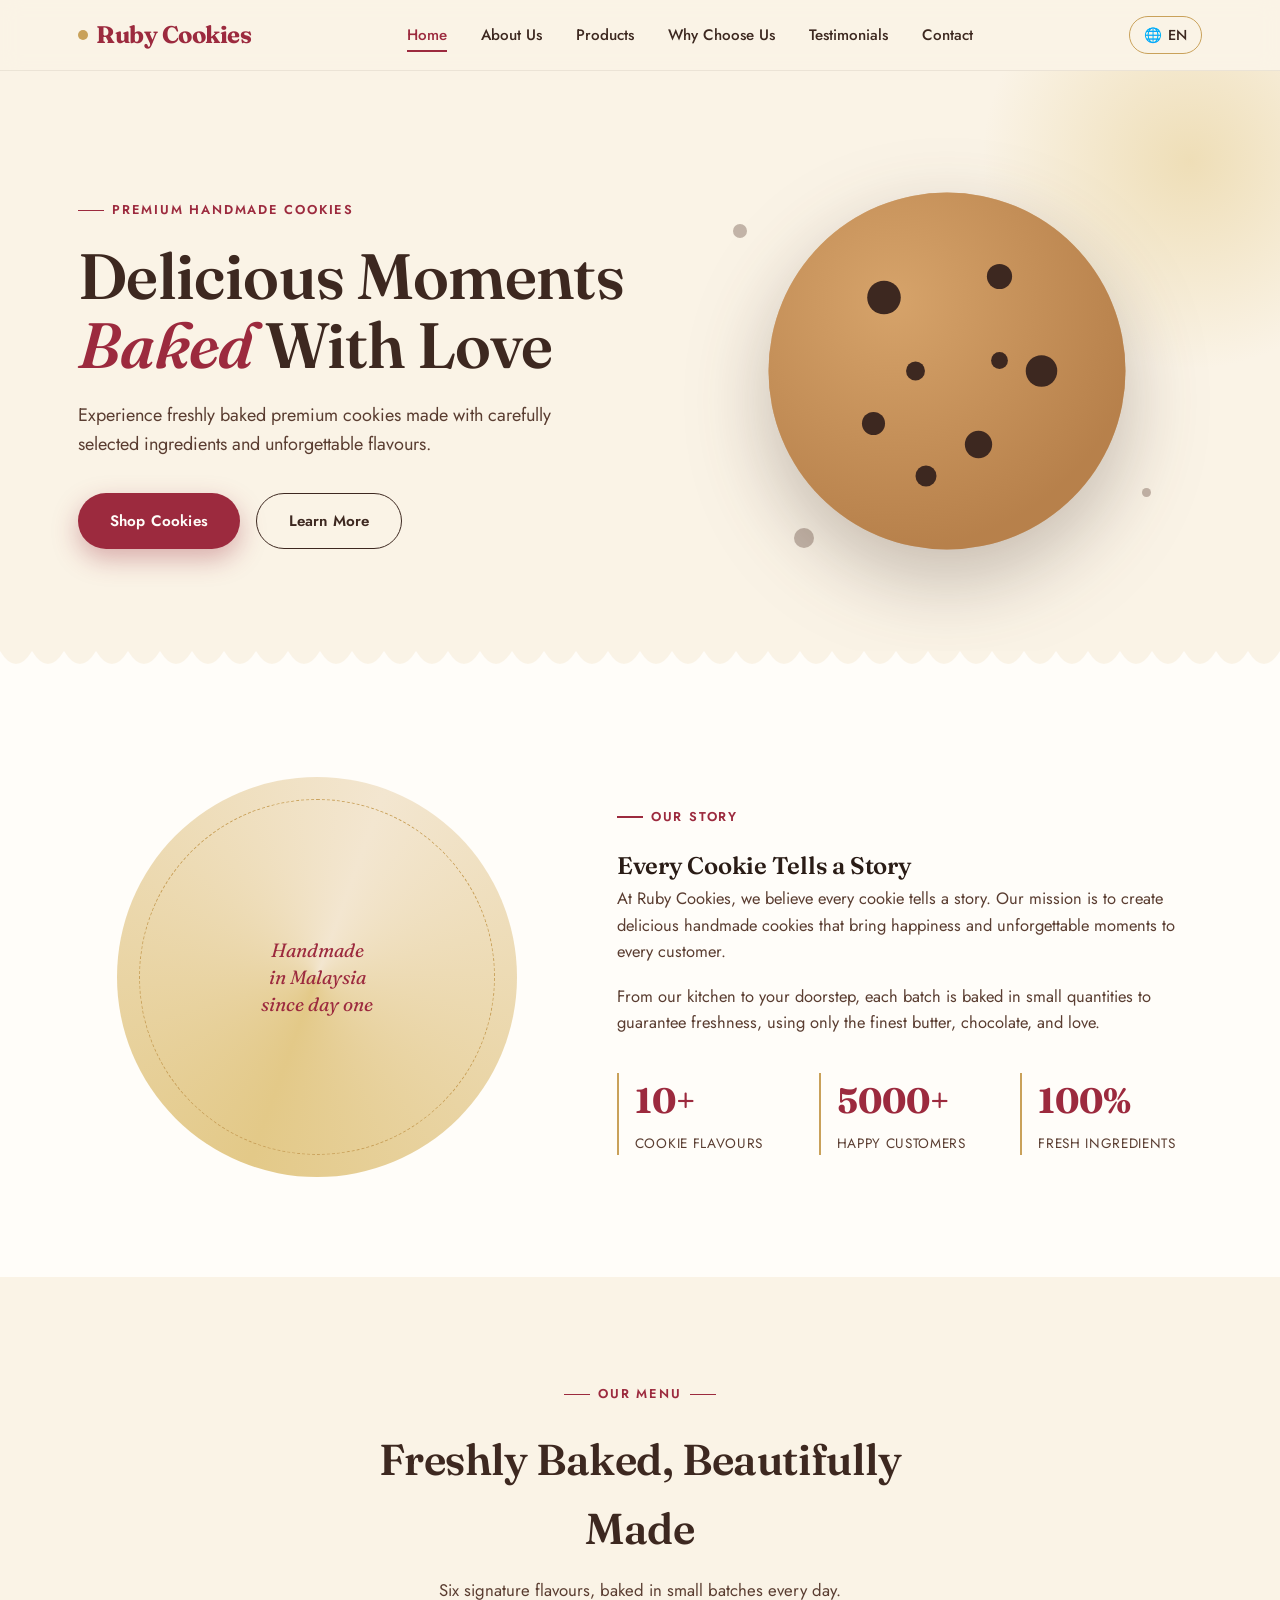
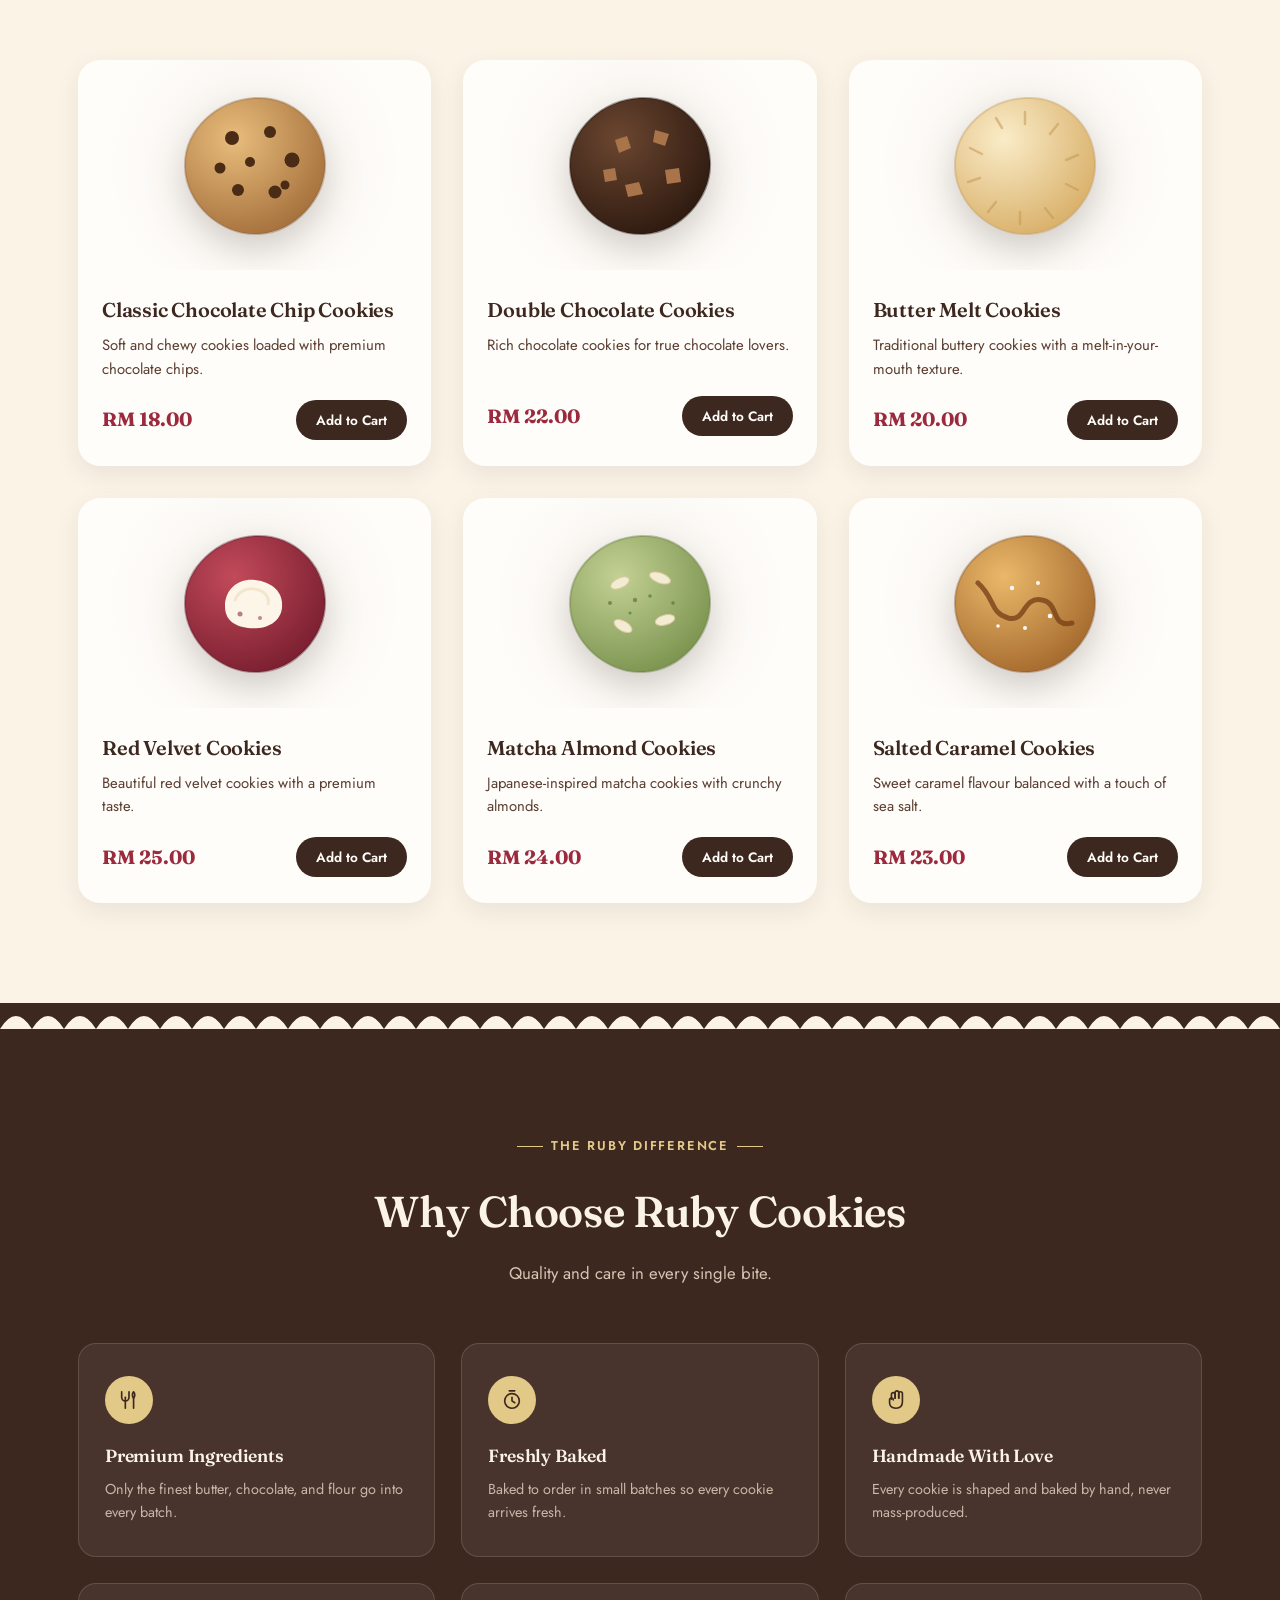
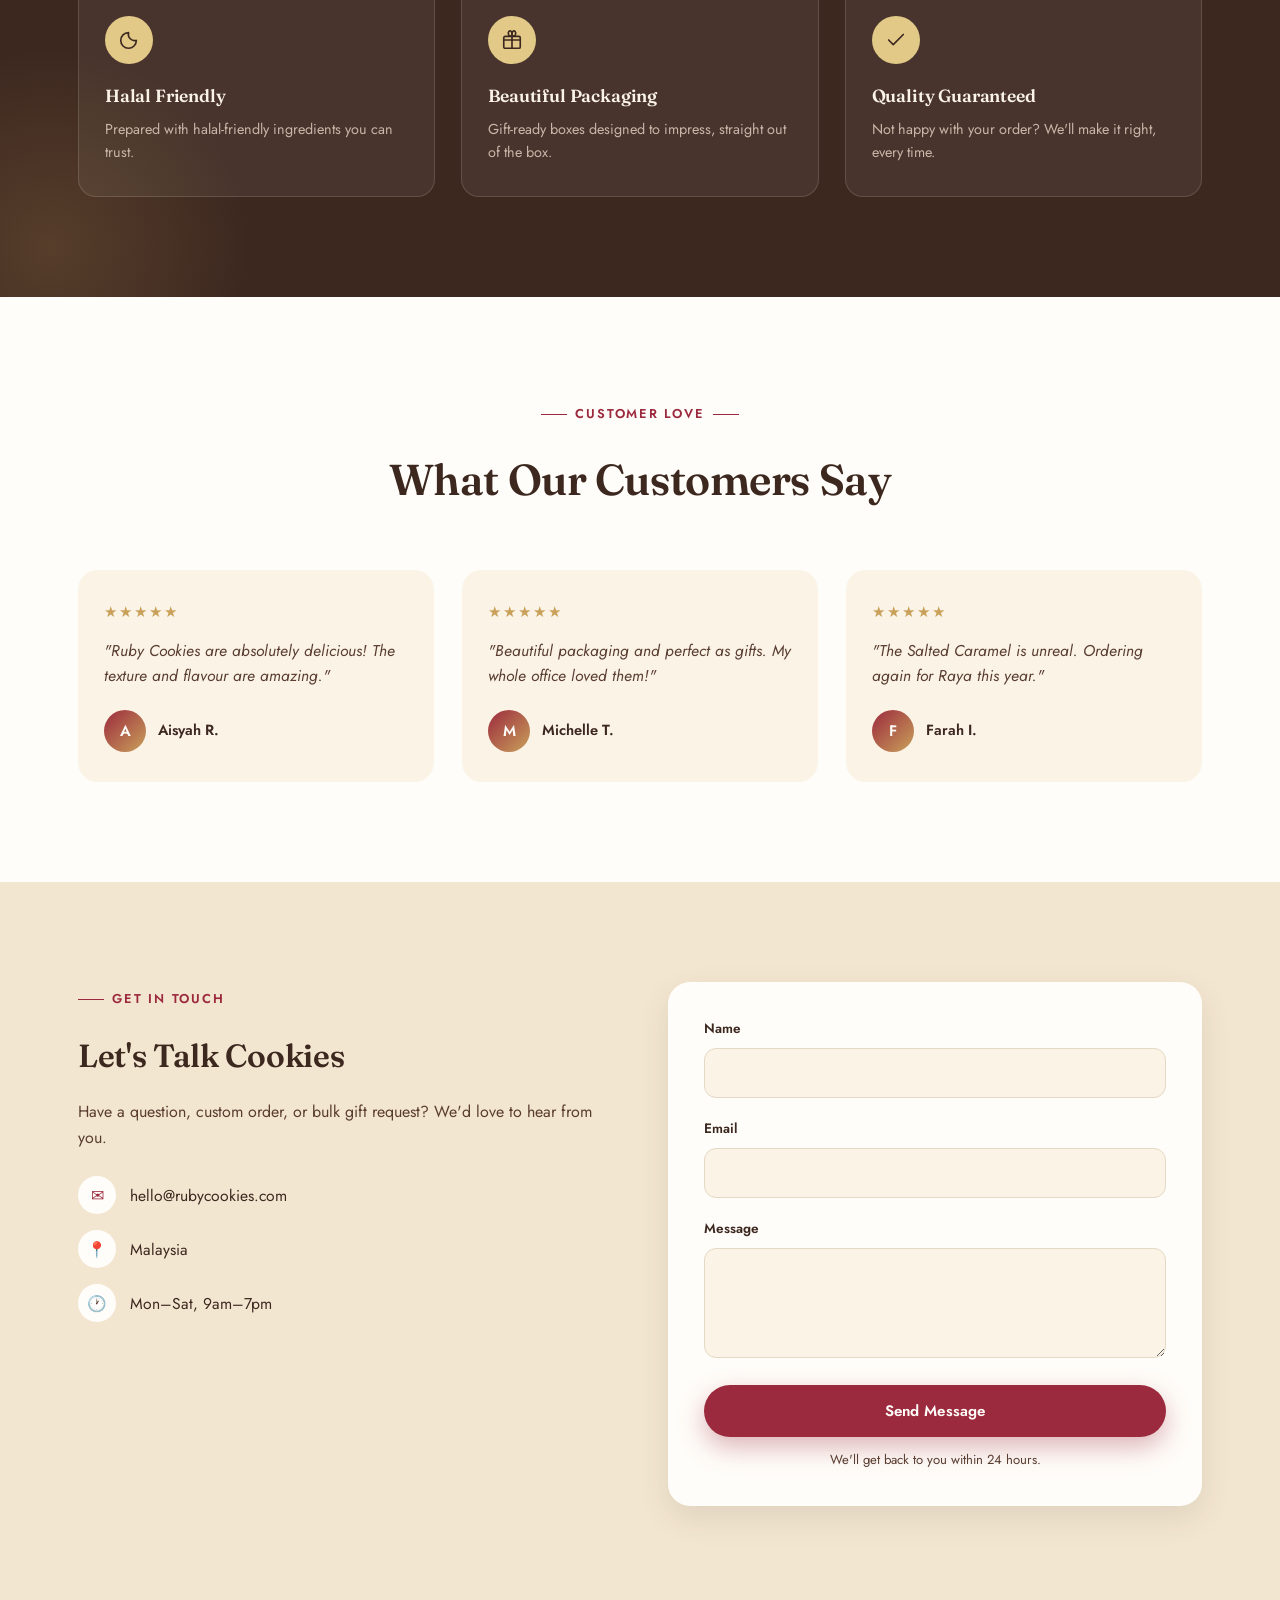
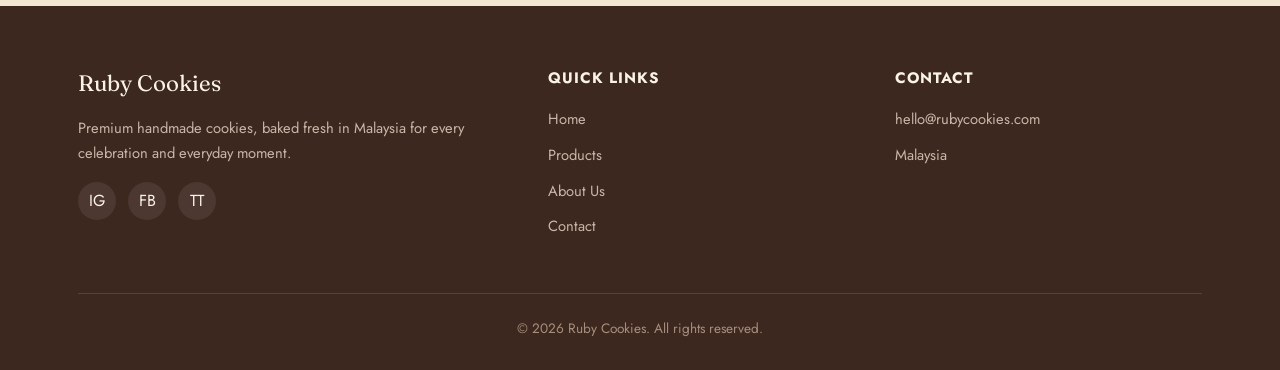
<file: ruby-cookies (2).html>
<!DOCTYPE html>
<html lang="en">
<head>
<meta charset="UTF-8">
<meta name="viewport" content="width=device-width, initial-scale=1.0">
<title>Ruby Cookies — Delicious Moments Baked With Love</title>
<meta name="description" content="Ruby Cookies is a premium handmade cookie brand in Malaysia, offering freshly baked cookies for gifts, celebrations, and everyday indulgence.">
<meta name="keywords" content="Ruby Cookies, handmade cookies Malaysia, premium cookies, cookie gifts, chocolate chip cookies">

<link rel="preconnect" href="https://fonts.googleapis.com">
<link rel="preconnect" href="https://fonts.gstatic.com" crossorigin>
<link href="https://fonts.googleapis.com/css2?family=Fraunces:ital,opsz,wght@0,9..144,400;0,9..144,500;0,9..144,600;0,9..144,700;1,9..144,500&family=Jost:wght@300;400;500;600&display=swap" rel="stylesheet">

<style>
  :root{
    --ruby:#9c2a3e;
    --ruby-dark:#7a1f30;
    --choc:#3d2820;
    --choc-soft:#5a3d31;
    --cream:#faf3e6;
    --cream-deep:#f3e6d0;
    --gold:#c9a15a;
    --gold-soft:#e3c988;
    --ink:#2a1c16;
    --white:#fffdf9;
    --radius: 22px;
    --wax: #b3372f;
  }

  *{margin:0;padding:0;box-sizing:border-box;}

  html{scroll-behavior:smooth;}

  @media (prefers-reduced-motion: reduce){
    html{scroll-behavior:auto;}
    *{animation-duration:0.01ms !important; animation-iteration-count:1 !important; transition-duration:0.01ms !important;}
  }

  body{
    font-family:'Jost', sans-serif;
    color:var(--ink);
    background:var(--cream);
    overflow-x:hidden;
    line-height:1.6;
  }

  h1,h2,h3,.display{
    font-family:'Fraunces', serif;
    font-weight:600;
    letter-spacing:-0.01em;
  }

  a{text-decoration:none;color:inherit;}
  ul{list-style:none;}
  img{max-width:100%;display:block;}
  button{font-family:inherit;cursor:pointer;border:none;background:none;}

  .wrap{max-width:1180px;margin:0 auto;padding:0 28px;}

  ::selection{background:var(--gold-soft);color:var(--choc);}

  a:focus-visible, button:focus-visible, input:focus-visible, textarea:focus-visible{
    outline:3px solid var(--gold);
    outline-offset:3px;
    border-radius:4px;
  }

  /* ---------- Scalloped divider (cookie-bite edge) ---------- */
  .scallop{
    width:100%;
    height:26px;
    display:block;
    line-height:0;
  }
  .scallop svg{width:100%;height:100%;display:block;}

  /* ---------- Nav ---------- */
  header{
    position:sticky;
    top:0;
    z-index:100;
    background:rgba(250,243,230,0.92);
    backdrop-filter:blur(10px);
    border-bottom:1px solid rgba(61,40,32,0.08);
    transition:box-shadow .3s ease;
  }
  header.scrolled{box-shadow:0 6px 24px rgba(61,40,32,0.08);}

  nav{
    display:flex;
    align-items:center;
    justify-content:space-between;
    padding:16px 28px;
    max-width:1180px;
    margin:0 auto;
  }

  .logo{
    font-family:'Fraunces', serif;
    font-size:1.5rem;
    font-weight:700;
    color:var(--ruby);
    display:flex;
    align-items:center;
    gap:8px;
    letter-spacing:-0.02em;
  }
  .logo .seed{
    width:10px;height:10px;border-radius:50%;
    background:var(--gold);
    display:inline-block;
  }

  .nav-links{
    display:flex;
    gap:34px;
    align-items:center;
  }
  .nav-links a{
    font-size:0.95rem;
    font-weight:500;
    color:var(--choc);
    position:relative;
    padding:4px 0;
    transition:color .25s ease;
  }
  .nav-links a::after{
    content:'';
    position:absolute;
    left:0; bottom:-2px;
    width:0%; height:2px;
    background:var(--ruby);
    transition:width .3s ease;
  }
  .nav-links a:hover, .nav-links a.active{color:var(--ruby);}
  .nav-links a:hover::after, .nav-links a.active::after{width:100%;}

  .nav-right{display:flex;align-items:center;gap:18px;}

  .lang-switch{position:relative;}
  .lang-btn{
    display:flex;align-items:center;gap:6px;
    font-size:0.9rem;font-weight:500;
    padding:8px 14px;
    border:1.5px solid var(--gold);
    border-radius:999px;
    color:var(--choc);
    transition:background .25s ease, color .25s ease;
  }
  .lang-btn:hover{background:var(--gold);color:var(--white);}
  .lang-menu{
    position:absolute;
    right:0; top:calc(100% + 10px);
    background:var(--white);
    border-radius:14px;
    box-shadow:0 12px 32px rgba(61,40,32,0.18);
    padding:8px;
    min-width:170px;
    opacity:0;
    visibility:hidden;
    transform:translateY(-8px);
    transition:all .25s ease;
  }
  .lang-menu.open{opacity:1;visibility:visible;transform:translateY(0);}
  .lang-menu button{
    display:flex;width:100%;
    padding:10px 14px;
    border-radius:9px;
    font-size:0.92rem;
    color:var(--choc);
    text-align:left;
    transition:background .2s ease;
  }
  .lang-menu button:hover{background:var(--cream-deep);}
  .lang-menu button.active{color:var(--ruby);font-weight:600;}

  .hamburger{
    display:none;
    flex-direction:column;
    gap:5px;
    padding:6px;
  }
  .hamburger span{
    width:24px;height:2px;background:var(--choc);
    transition:all .3s ease;
  }
  .hamburger.open span:nth-child(1){transform:translateY(7px) rotate(45deg);}
  .hamburger.open span:nth-child(2){opacity:0;}
  .hamburger.open span:nth-child(3){transform:translateY(-7px) rotate(-45deg);}

  /* ---------- Buttons ---------- */
  .btn{
    display:inline-flex;align-items:center;justify-content:center;gap:8px;
    padding:15px 32px;
    border-radius:999px;
    font-size:0.95rem;
    font-weight:600;
    letter-spacing:0.01em;
    transition:transform .25s ease, box-shadow .25s ease, background .25s ease;
    white-space:nowrap;
  }
  .btn-primary{
    background:var(--ruby);
    color:var(--white);
    box-shadow:0 10px 26px rgba(156,42,62,0.35);
  }
  .btn-primary:hover{transform:translateY(-3px);box-shadow:0 16px 34px rgba(156,42,62,0.42);background:var(--ruby-dark);}
  .btn-outline{
    background:transparent;
    color:var(--choc);
    border:1.5px solid var(--choc);
  }
  .btn-outline:hover{background:var(--choc);color:var(--white);transform:translateY(-3px);}

  /* ---------- Hero ---------- */
  .hero{
    position:relative;
    padding:90px 0 70px;
    overflow:hidden;
  }
  .hero::before{
    content:'';
    position:absolute;
    top:-120px; right:-120px;
    width:420px;height:420px;
    border-radius:50%;
    background:radial-gradient(circle, var(--gold-soft) 0%, transparent 70%);
    opacity:0.5;
  }
  .hero-grid{
    display:grid;
    grid-template-columns:1.05fr 0.95fr;
    gap:50px;
    align-items:center;
  }
  .eyebrow{
    display:inline-flex;align-items:center;gap:8px;
    font-size:0.8rem;
    font-weight:600;
    letter-spacing:0.14em;
    text-transform:uppercase;
    color:var(--ruby);
    margin-bottom:20px;
  }
  .eyebrow::before{content:'';width:26px;height:1.5px;background:var(--ruby);display:inline-block;}

  .hero h1{
    font-size:clamp(2.6rem, 5vw, 4rem);
    line-height:1.08;
    color:var(--choc);
    margin-bottom:22px;
    opacity:0;
    animation:fadeUp .9s ease forwards .1s;
  }
  .hero h1 em{
    font-style:italic;
    color:var(--ruby);
  }
  .hero p.lead{
    font-size:1.13rem;
    color:var(--choc-soft);
    max-width:480px;
    margin-bottom:34px;
    opacity:0;
    animation:fadeUp .9s ease forwards .3s;
  }
  .hero-btns{
    display:flex;gap:16px;flex-wrap:wrap;
    opacity:0;
    animation:fadeUp .9s ease forwards .5s;
  }

  @keyframes fadeUp{
    from{opacity:0;transform:translateY(24px);}
    to{opacity:1;transform:translateY(0);}
  }

  .hero-visual{
    position:relative;
    display:flex;
    align-items:center;
    justify-content:center;
  }
  .cookie-hero{
    width:min(420px, 90%);
    animation:float 5s ease-in-out infinite;
    filter:drop-shadow(0 30px 40px rgba(61,40,32,0.28));
  }
  @keyframes float{
    0%,100%{transform:translateY(0) rotate(-2deg);}
    50%{transform:translateY(-18px) rotate(2deg);}
  }
  .crumb{
    position:absolute;
    border-radius:50%;
    background:var(--choc-soft);
    opacity:0.35;
  }
  .crumb1{width:14px;height:14px; top:15%; left:8%; animation:float 4s ease-in-out infinite;}
  .crumb2{width:9px;height:9px; bottom:20%; right:10%; animation:float 6s ease-in-out infinite reverse;}
  .crumb3{width:20px;height:20px; bottom:8%; left:20%; animation:float 5.5s ease-in-out infinite;}

  /* ---------- Reveal on scroll ---------- */
  .reveal{
    opacity:0;
    transform:translateY(32px);
    transition:opacity .7s ease, transform .7s ease;
  }
  .reveal.in{opacity:1;transform:translateY(0);}

  /* ---------- Section shared ---------- */
  section{padding:100px 0;}
  .section-head{
    max-width:640px;
    margin:0 auto 56px;
    text-align:center;
  }
  .section-head .eyebrow{justify-content:center;}
  .section-head .eyebrow::before, .section-head .eyebrow::after{content:'';width:26px;height:1.5px;background:var(--ruby);display:inline-block;}
  .section-head h2{
    font-size:clamp(2rem, 3.6vw, 2.7rem);
    color:var(--choc);
  }
  .section-head p{
    color:var(--choc-soft);
    margin-top:14px;
    font-size:1.05rem;
  }

  /* ---------- About ---------- */
  .about{background:var(--white);}
  .about-grid{
    display:grid;
    grid-template-columns:0.9fr 1.1fr;
    gap:60px;
    align-items:center;
  }
  .about-badge{
    position:relative;
    width:100%;
    aspect-ratio:1/1;
    max-width:400px;
    border-radius:50%;
    background:conic-gradient(from 200deg, var(--gold-soft), var(--cream-deep), var(--gold-soft));
    display:flex;align-items:center;justify-content:center;
    margin:0 auto;
  }
  .about-badge::before{
    content:'';
    position:absolute;inset:22px;
    border-radius:50%;
    border:1.5px dashed var(--gold);
  }
  .about-badge .stamp{
    font-family:'Fraunces', serif;
    font-style:italic;
    font-size:1.2rem;
    color:var(--ruby);
    text-align:center;
    line-height:1.4;
  }
  .about-text p{
    color:var(--choc-soft);
    margin-bottom:18px;
    font-size:1.03rem;
  }
  .stats{
    display:grid;
    grid-template-columns:repeat(3, 1fr);
    gap:20px;
    margin-top:38px;
  }
  .stat{
    text-align:left;
    border-left:2px solid var(--gold);
    padding-left:16px;
  }
  .stat .num{
    font-family:'Fraunces', serif;
    font-size:2.2rem;
    font-weight:700;
    color:var(--ruby);
    display:block;
  }
  .stat .label{
    font-size:0.85rem;
    color:var(--choc-soft);
    text-transform:uppercase;
    letter-spacing:0.05em;
  }

  /* ---------- Products ---------- */
  .products{background:var(--cream);}
  .product-grid{
    display:grid;
    grid-template-columns:repeat(3, 1fr);
    gap:32px;
  }
  .product-card{
    background:var(--white);
    border-radius:var(--radius);
    overflow:hidden;
    box-shadow:0 8px 24px rgba(61,40,32,0.08);
    transition:transform .4s ease, box-shadow .4s ease;
    position:relative;
  }
  .product-card:hover{
    transform:translateY(-10px);
    box-shadow:0 24px 48px rgba(61,40,32,0.18);
  }
  .product-img{
    height:210px;
    position:relative;
    overflow:hidden;
    display:flex;align-items:center;justify-content:center;
  }
  .product-img{background:radial-gradient(circle, rgba(61,40,32,0.05) 0%, transparent 72%);}
  .product-img .disc{
    width:150px;height:150px;
    display:flex;align-items:center;justify-content:center;
    transition:transform .5s ease;
    filter:drop-shadow(0 14px 18px rgba(61,40,32,0.22));
  }
  .product-img .disc svg{width:100%;height:100%;display:block;}
  .product-card:hover .product-img .disc{transform:scale(1.12) rotate(6deg);}

  .product-body{padding:24px 24px 26px;}
  .product-body h3{
    font-size:1.25rem;
    color:var(--choc);
    margin-bottom:8px;
  }
  .product-body p{
    color:var(--choc-soft);
    font-size:0.93rem;
    margin-bottom:18px;
    min-height:44px;
  }
  .product-footer{
    display:flex;align-items:center;justify-content:space-between;
  }
  .price{
    font-family:'Fraunces', serif;
    font-weight:700;
    font-size:1.2rem;
    color:var(--ruby);
  }
  .add-btn{
    background:var(--choc);
    color:var(--white);
    padding:10px 20px;
    border-radius:999px;
    font-size:0.85rem;
    font-weight:600;
    transition:background .25s ease, transform .25s ease;
  }
  .add-btn:hover{background:var(--ruby);transform:scale(1.05);}
  .add-btn.added{background:var(--gold);}

  /* ---------- Why choose us ---------- */
  .why{background:var(--choc);color:var(--cream);position:relative;overflow:hidden;}
  .why::before{
    content:'';
    position:absolute;
    bottom:-150px;left:-150px;
    width:400px;height:400px;
    border-radius:50%;
    background:radial-gradient(circle, rgba(201,161,90,0.18) 0%, transparent 70%);
  }
  .why .section-head h2{color:var(--cream);}
  .why .section-head p{color:#d8c3b4;}
  .why .eyebrow{color:var(--gold-soft);}
  .why .eyebrow::before, .why .eyebrow::after{background:var(--gold-soft);}
  .feature-grid{
    display:grid;
    grid-template-columns:repeat(3, 1fr);
    gap:26px;
  }
  .feature-card{
    background:rgba(250,243,230,0.06);
    border:1px solid rgba(250,243,230,0.14);
    border-radius:18px;
    padding:32px 26px;
    transition:background .3s ease, transform .3s ease;
  }
  .feature-card:hover{
    background:rgba(250,243,230,0.12);
    transform:translateY(-6px);
  }
  .feature-icon{
    width:48px;height:48px;
    border-radius:50%;
    background:var(--gold-soft);
    color:var(--choc);
    display:flex;align-items:center;justify-content:center;
    margin-bottom:18px;
  }
  .feature-icon svg{width:22px;height:22px;}
  .feature-card h3{
    font-size:1.1rem;
    margin-bottom:8px;
    color:var(--cream);
  }
  .feature-card p{
    font-size:0.9rem;
    color:#c9b6a8;
  }

  /* ---------- Testimonials ---------- */
  .testimonials{background:var(--white);}
  .testi-grid{
    display:grid;
    grid-template-columns:repeat(3, 1fr);
    gap:28px;
  }
  .testi-card{
    background:var(--cream);
    border-radius:20px;
    padding:30px 26px;
    position:relative;
  }
  .stars{color:var(--gold);font-size:0.95rem;margin-bottom:14px;letter-spacing:2px;}
  .testi-card p.quote{
    color:var(--choc-soft);
    font-style:italic;
    margin-bottom:22px;
    font-size:0.98rem;
  }
  .testi-person{display:flex;align-items:center;gap:12px;}
  .avatar{
    width:42px;height:42px;
    border-radius:50%;
    background:linear-gradient(135deg, var(--ruby), var(--gold));
    display:flex;align-items:center;justify-content:center;
    color:var(--white);
    font-weight:600;
    font-size:0.95rem;
  }
  .testi-person .name{font-weight:600;color:var(--choc);font-size:0.92rem;}

  /* ---------- Contact ---------- */
  .contact{background:var(--cream-deep);}
  .contact-grid{
    display:grid;
    grid-template-columns:1fr 1fr;
    gap:56px;
  }
  .contact-info h2{font-size:2rem;color:var(--choc);margin-bottom:18px;}
  .contact-info p{color:var(--choc-soft);margin-bottom:26px;}
  .info-row{
    display:flex;align-items:center;gap:14px;
    margin-bottom:16px;
    font-size:0.98rem;
    color:var(--choc);
  }
  .info-row .ic{
    width:38px;height:38px;
    border-radius:50%;
    background:var(--white);
    display:flex;align-items:center;justify-content:center;
    color:var(--ruby);
    flex-shrink:0;
  }
  form{
    background:var(--white);
    padding:36px;
    border-radius:var(--radius);
    box-shadow:0 12px 32px rgba(61,40,32,0.1);
  }
  .field{margin-bottom:20px;}
  .field label{
    display:block;font-size:0.85rem;font-weight:600;
    color:var(--choc);margin-bottom:8px;
  }
  .field input, .field textarea{
    width:100%;
    padding:13px 16px;
    border:1.5px solid #e5d8c4;
    border-radius:12px;
    font-family:inherit;
    font-size:0.95rem;
    background:var(--cream);
    color:var(--ink);
    transition:border-color .25s ease;
  }
  .field input:focus, .field textarea:focus{
    border-color:var(--ruby);
    outline:none;
  }
  .field textarea{resize:vertical;min-height:110px;}
  form .btn-primary{width:100%;}
  .form-note{
    font-size:0.82rem;
    color:var(--choc-soft);
    margin-top:12px;
    text-align:center;
  }

  /* ---------- Footer ---------- */
  footer{background:var(--choc);color:#d8c3b4;padding:60px 0 30px;}
  .footer-grid{
    display:grid;
    grid-template-columns:1.4fr 1fr 1fr;
    gap:40px;
    margin-bottom:44px;
  }
  .footer-logo{
    font-family:'Fraunces', serif;
    font-size:1.4rem;
    color:var(--cream);
    margin-bottom:14px;
  }
  .footer-grid p{font-size:0.92rem;line-height:1.7;color:#c9b6a8;}
  .footer-col h4{
    color:var(--cream);
    font-size:0.95rem;
    margin-bottom:16px;
    text-transform:uppercase;
    letter-spacing:0.06em;
  }
  .footer-col ul li{margin-bottom:10px;}
  .footer-col ul li a{
    color:#c9b6a8;font-size:0.92rem;
    transition:color .2s ease;
  }
  .footer-col ul li a:hover{color:var(--gold-soft);}
  .socials{display:flex;gap:12px;margin-top:16px;}
  .socials a{
    width:38px;height:38px;
    border-radius:50%;
    background:rgba(250,243,230,0.08);
    display:flex;align-items:center;justify-content:center;
    color:var(--cream);
    transition:background .25s ease, transform .25s ease;
  }
  .socials a:hover{background:var(--ruby);transform:translateY(-3px);}
  .footer-bottom{
    border-top:1px solid rgba(250,243,230,0.12);
    padding-top:24px;
    text-align:center;
    font-size:0.85rem;
    color:#a68d7c;
  }

  /* ---------- Responsive ---------- */
  @media (max-width: 900px){
    .nav-links{
      position:fixed;
      top:70px; right:0;
      background:var(--white);
      flex-direction:column;
      width:260px;
      height:calc(100vh - 70px);
      padding:36px 28px;
      align-items:flex-start;
      gap:26px;
      box-shadow:-8px 0 30px rgba(61,40,32,0.12);
      transform:translateX(100%);
      transition:transform .35s ease;
    }
    .nav-links.open{transform:translateX(0);}
    .hamburger{display:flex;}
    .hero-grid, .about-grid, .contact-grid{grid-template-columns:1fr;}
    .hero-visual{order:-1;}
    .product-grid, .feature-grid, .testi-grid{grid-template-columns:repeat(2, 1fr);}
    .footer-grid{grid-template-columns:1fr 1fr;}
  }

  @media (max-width: 600px){
    section{padding:70px 0;}
    .product-grid, .feature-grid, .testi-grid{grid-template-columns:1fr;}
    .stats{grid-template-columns:1fr;gap:16px;}
    .footer-grid{grid-template-columns:1fr;gap:30px;}
    form{padding:26px;}
    .hero-btns{flex-direction:column;align-items:stretch;}
  }
</style>
</head>
<body>

<!-- ===================== NAV ===================== -->
<header id="siteHeader">
  <nav>
    <div class="logo"><span class="seed"></span>Ruby Cookies</div>
    <ul class="nav-links" id="navLinks">
      <li><a href="#home" class="active" data-i18n="nav_home">Home</a></li>
      <li><a href="#about" data-i18n="nav_about">About Us</a></li>
      <li><a href="#products" data-i18n="nav_products">Products</a></li>
      <li><a href="#why" data-i18n="nav_why">Why Choose Us</a></li>
      <li><a href="#testimonials" data-i18n="nav_testimonials">Testimonials</a></li>
      <li><a href="#contact" data-i18n="nav_contact">Contact</a></li>
    </ul>
    <div class="nav-right">
      <div class="lang-switch">
        <button class="lang-btn" id="langBtn">🌐 <span id="langLabel">EN</span></button>
        <div class="lang-menu" id="langMenu">
          <button data-lang="en" class="active">English</button>
          <button data-lang="ms">Bahasa Melayu</button>
          <button data-lang="zh">中文</button>
          <button data-lang="ta">தமிழ்</button>
        </div>
      </div>
      <button class="hamburger" id="hamburger" aria-label="Toggle menu">
        <span></span><span></span><span></span>
      </button>
    </div>
  </nav>
</header>

<!-- ===================== HERO ===================== -->
<section class="hero" id="home">
  <div class="wrap hero-grid">
    <div>
      <div class="eyebrow" data-i18n="hero_eyebrow">Premium Handmade Cookies</div>
      <h1 data-i18n="hero_title">Delicious Moments <em>Baked</em> With Love</h1>
      <p class="lead" data-i18n="hero_sub">Experience freshly baked premium cookies made with carefully selected ingredients and unforgettable flavours.</p>
      <div class="hero-btns">
        <a href="#products" class="btn btn-primary" data-i18n="hero_btn_shop">Shop Cookies</a>
        <a href="#about" class="btn btn-outline" data-i18n="hero_btn_learn">Learn More</a>
      </div>
    </div>
    <div class="hero-visual">
      <svg class="cookie-hero" viewBox="0 0 400 400" xmlns="http://www.w3.org/2000/svg">
        <circle cx="200" cy="200" r="170" fill="#c9915a"/>
        <circle cx="200" cy="200" r="170" fill="url(#g)" opacity="0.5"/>
        <defs>
          <radialGradient id="g" cx="35%" cy="30%" r="70%">
            <stop offset="0%" stop-color="#e3b57a"/>
            <stop offset="100%" stop-color="#a5703c"/>
          </radialGradient>
        </defs>
        <circle cx="140" cy="130" r="16" fill="#3d2820"/>
        <circle cx="250" cy="110" r="12" fill="#3d2820"/>
        <circle cx="290" cy="200" r="15" fill="#3d2820"/>
        <circle cx="230" cy="270" r="13" fill="#3d2820"/>
        <circle cx="130" cy="250" r="11" fill="#3d2820"/>
        <circle cx="170" cy="200" r="9" fill="#3d2820"/>
        <circle cx="250" cy="190" r="8" fill="#3d2820"/>
        <circle cx="180" cy="300" r="10" fill="#3d2820"/>
      </svg>
      <span class="crumb crumb1"></span>
      <span class="crumb crumb2"></span>
      <span class="crumb crumb3"></span>
    </div>
  </div>
</section>

<div class="scallop" aria-hidden="true">
  <svg viewBox="0 0 1200 26" preserveAspectRatio="none"><path d="M0,0 Q15,26 30,0 Q45,26 60,0 Q75,26 90,0 Q105,26 120,0 Q135,26 150,0 Q165,26 180,0 Q195,26 210,0 Q225,26 240,0 Q255,26 270,0 Q285,26 300,0 Q315,26 330,0 Q345,26 360,0 Q375,26 390,0 Q405,26 420,0 Q435,26 450,0 Q465,26 480,0 Q495,26 510,0 Q525,26 540,0 Q555,26 570,0 Q585,26 600,0 Q615,26 630,0 Q645,26 660,0 Q675,26 690,0 Q705,26 720,0 Q735,26 750,0 Q765,26 780,0 Q795,26 810,0 Q825,26 840,0 Q855,26 870,0 Q885,26 900,0 Q915,26 930,0 Q945,26 960,0 Q975,26 990,0 Q1005,26 1020,0 Q1035,26 1050,0 Q1065,26 1080,0 Q1095,26 1110,0 Q1125,26 1140,0 Q1155,26 1170,0 Q1185,26 1200,0 L1200,26 L0,26 Z" fill="#fffdf9"/></svg>
</div>

<!-- ===================== ABOUT ===================== -->
<section class="about" id="about">
  <div class="wrap about-grid">
    <div class="about-badge">
      <div class="stamp" data-i18n="about_stamp">Handmade<br>in Malaysia<br>since day one</div>
    </div>
    <div class="about-text reveal">
      <div class="eyebrow" data-i18n="about_eyebrow">Our Story</div>
      <h2 data-i18n="about_title">Every Cookie Tells a Story</h2>
      <p data-i18n="about_p1">At Ruby Cookies, we believe every cookie tells a story. Our mission is to create delicious handmade cookies that bring happiness and unforgettable moments to every customer.</p>
      <p data-i18n="about_p2">From our kitchen to your doorstep, each batch is baked in small quantities to guarantee freshness, using only the finest butter, chocolate, and love.</p>
      <div class="stats">
        <div class="stat">
          <span class="num">10+</span>
          <span class="label" data-i18n="stat_flavours">Cookie Flavours</span>
        </div>
        <div class="stat">
          <span class="num">5000+</span>
          <span class="label" data-i18n="stat_customers">Happy Customers</span>
        </div>
        <div class="stat">
          <span class="num">100%</span>
          <span class="label" data-i18n="stat_fresh">Fresh Ingredients</span>
        </div>
      </div>
    </div>
  </div>
</section>

<!-- ===================== PRODUCTS ===================== -->
<section class="products" id="products">
  <div class="wrap">
    <div class="section-head reveal">
      <div class="eyebrow" data-i18n="products_eyebrow">Our Menu</div>
      <h2 data-i18n="products_title">Freshly Baked, Beautifully Made</h2>
      <p data-i18n="products_sub">Six signature flavours, baked in small batches every day.</p>
    </div>
    <div class="product-grid" id="productGrid"></div>
  </div>
</section>

<div class="scallop" aria-hidden="true" style="transform:rotate(180deg);">
  <svg viewBox="0 0 1200 26" preserveAspectRatio="none"><path d="M0,0 Q15,26 30,0 Q45,26 60,0 Q75,26 90,0 Q105,26 120,0 Q135,26 150,0 Q165,26 180,0 Q195,26 210,0 Q225,26 240,0 Q255,26 270,0 Q285,26 300,0 Q315,26 330,0 Q345,26 360,0 Q375,26 390,0 Q405,26 420,0 Q435,26 450,0 Q465,26 480,0 Q495,26 510,0 Q525,26 540,0 Q555,26 570,0 Q585,26 600,0 Q615,26 630,0 Q645,26 660,0 Q675,26 690,0 Q705,26 720,0 Q735,26 750,0 Q765,26 780,0 Q795,26 810,0 Q825,26 840,0 Q855,26 870,0 Q885,26 900,0 Q915,26 930,0 Q945,26 960,0 Q975,26 990,0 Q1005,26 1020,0 Q1035,26 1050,0 Q1065,26 1080,0 Q1095,26 1110,0 Q1125,26 1140,0 Q1155,26 1170,0 Q1185,26 1200,0 L1200,26 L0,26 Z" fill="#3d2820"/></svg>
</div>

<!-- ===================== WHY CHOOSE US ===================== -->
<section class="why" id="why">
  <div class="wrap">
    <div class="section-head reveal">
      <div class="eyebrow" data-i18n="why_eyebrow">The Ruby Difference</div>
      <h2 data-i18n="why_title">Why Choose Ruby Cookies</h2>
      <p data-i18n="why_sub">Quality and care in every single bite.</p>
    </div>
    <div class="feature-grid" id="featureGrid"></div>
  </div>
</section>

<!-- ===================== TESTIMONIALS ===================== -->
<section class="testimonials" id="testimonials">
  <div class="wrap">
    <div class="section-head reveal">
      <div class="eyebrow" data-i18n="testi_eyebrow">Customer Love</div>
      <h2 data-i18n="testi_title">What Our Customers Say</h2>
    </div>
    <div class="testi-grid" id="testiGrid"></div>
  </div>
</section>

<!-- ===================== CONTACT ===================== -->
<section class="contact" id="contact">
  <div class="wrap contact-grid">
    <div class="contact-info reveal">
      <div class="eyebrow" data-i18n="contact_eyebrow">Get In Touch</div>
      <h2 data-i18n="contact_title">Let's Talk Cookies</h2>
      <p data-i18n="contact_sub">Have a question, custom order, or bulk gift request? We'd love to hear from you.</p>
      <div class="info-row"><span class="ic">✉</span> hello@rubycookies.com</div>
      <div class="info-row"><span class="ic">📍</span> <span data-i18n="contact_location">Malaysia</span></div>
      <div class="info-row"><span class="ic">🕐</span> <span data-i18n="contact_hours">Mon–Sat, 9am–7pm</span></div>
    </div>
    <form id="contactForm" class="reveal">
      <div class="field">
        <label for="cf-name" data-i18n="form_name">Name</label>
        <input id="cf-name" type="text" required>
      </div>
      <div class="field">
        <label for="cf-email" data-i18n="form_email">Email</label>
        <input id="cf-email" type="email" required>
      </div>
      <div class="field">
        <label for="cf-message" data-i18n="form_message">Message</label>
        <textarea id="cf-message" required></textarea>
      </div>
      <button type="submit" class="btn btn-primary" data-i18n="form_submit">Send Message</button>
      <p class="form-note" id="formNote" data-i18n="form_note">We'll get back to you within 24 hours.</p>
    </form>
  </div>
</section>

<!-- ===================== FOOTER ===================== -->
<footer>
  <div class="wrap">
    <div class="footer-grid">
      <div>
        <div class="footer-logo">Ruby Cookies</div>
        <p data-i18n="footer_desc">Premium handmade cookies, baked fresh in Malaysia for every celebration and everyday moment.</p>
        <div class="socials">
          <a href="#" aria-label="Instagram">IG</a>
          <a href="#" aria-label="Facebook">FB</a>
          <a href="#" aria-label="TikTok">TT</a>
        </div>
      </div>
      <div class="footer-col">
        <h4 data-i18n="footer_links">Quick Links</h4>
        <ul>
          <li><a href="#home" data-i18n="nav_home">Home</a></li>
          <li><a href="#products" data-i18n="nav_products">Products</a></li>
          <li><a href="#about" data-i18n="nav_about">About Us</a></li>
          <li><a href="#contact" data-i18n="nav_contact">Contact</a></li>
        </ul>
      </div>
      <div class="footer-col">
        <h4 data-i18n="footer_contact">Contact</h4>
        <ul>
          <li><a href="mailto:hello@rubycookies.com">hello@rubycookies.com</a></li>
          <li><a href="#" data-i18n="contact_location">Malaysia</a></li>
        </ul>
      </div>
    </div>
    <div class="footer-bottom">
      <span data-i18n="footer_copy">© 2026 Ruby Cookies. All rights reserved.</span>
    </div>
  </div>
</footer>

<script>
/* =========================================================
   TRANSLATIONS
   Add new keys here and they'll appear in every language.
   To add a new language: copy one whole block, translate the
   right-hand values, and add a button in the language menu.
========================================================= */
const translations = {
  en: {
    nav_home:"Home", nav_about:"About Us", nav_products:"Products", nav_why:"Why Choose Us", nav_testimonials:"Testimonials", nav_contact:"Contact",
    hero_eyebrow:"Premium Handmade Cookies",
    hero_title:'Delicious Moments <em>Baked</em> With Love',
    hero_sub:"Experience freshly baked premium cookies made with carefully selected ingredients and unforgettable flavours.",
    hero_btn_shop:"Shop Cookies", hero_btn_learn:"Learn More",
    about_stamp:"Handmade<br>in Malaysia<br>since day one",
    about_eyebrow:"Our Story", about_title:"Every Cookie Tells a Story",
    about_p1:"At Ruby Cookies, we believe every cookie tells a story. Our mission is to create delicious handmade cookies that bring happiness and unforgettable moments to every customer.",
    about_p2:"From our kitchen to your doorstep, each batch is baked in small quantities to guarantee freshness, using only the finest butter, chocolate, and love.",
    stat_flavours:"Cookie Flavours", stat_customers:"Happy Customers", stat_fresh:"Fresh Ingredients",
    products_eyebrow:"Our Menu", products_title:"Freshly Baked, Beautifully Made", products_sub:"Six signature flavours, baked in small batches every day.",
    why_eyebrow:"The Ruby Difference", why_title:"Why Choose Ruby Cookies", why_sub:"Quality and care in every single bite.",
    testi_eyebrow:"Customer Love", testi_title:"What Our Customers Say",
    contact_eyebrow:"Get In Touch", contact_title:"Let's Talk Cookies",
    contact_sub:"Have a question, custom order, or bulk gift request? We'd love to hear from you.",
    contact_location:"Malaysia", contact_hours:"Mon–Sat, 9am–7pm",
    form_name:"Name", form_email:"Email", form_message:"Message", form_submit:"Send Message",
    form_note:"We'll get back to you within 24 hours.",
    form_success:"Thank you! Your message has been noted — we'll reply soon.",
    footer_desc:"Premium handmade cookies, baked fresh in Malaysia for every celebration and everyday moment.",
    footer_links:"Quick Links", footer_contact:"Contact",
    footer_copy:"© 2026 Ruby Cookies. All rights reserved.",
    p1_name:"Classic Chocolate Chip Cookies", p1_desc:"Soft and chewy cookies loaded with premium chocolate chips.",
    p2_name:"Double Chocolate Cookies", p2_desc:"Rich chocolate cookies for true chocolate lovers.",
    p3_name:"Butter Melt Cookies", p3_desc:"Traditional buttery cookies with a melt-in-your-mouth texture.",
    p4_name:"Red Velvet Cookies", p4_desc:"Beautiful red velvet cookies with a premium taste.",
    p5_name:"Matcha Almond Cookies", p5_desc:"Japanese-inspired matcha cookies with crunchy almonds.",
    p6_name:"Salted Caramel Cookies", p6_desc:"Sweet caramel flavour balanced with a touch of sea salt.",
    add_to_cart:"Add to Cart", added:"Added ✓",
    f1_t:"Premium Ingredients", f1_d:"Only the finest butter, chocolate, and flour go into every batch.",
    f2_t:"Freshly Baked", f2_d:"Baked to order in small batches so every cookie arrives fresh.",
    f3_t:"Handmade With Love", f3_d:"Every cookie is shaped and baked by hand, never mass-produced.",
    f4_t:"Halal Friendly", f4_d:"Prepared with halal-friendly ingredients you can trust.",
    f5_t:"Beautiful Packaging", f5_d:"Gift-ready boxes designed to impress, straight out of the box.",
    f6_t:"Quality Guaranteed", f6_d:"Not happy with your order? We'll make it right, every time.",
    t1_q:"Ruby Cookies are absolutely delicious! The texture and flavour are amazing.", t1_n:"Aisyah R.",
    t2_q:"Beautiful packaging and perfect as gifts. My whole office loved them!", t2_n:"Michelle T.",
    t3_q:"The Salted Caramel is unreal. Ordering again for Raya this year.", t3_n:"Farah I."
  },
  ms: {
    nav_home:"Utama", nav_about:"Tentang Kami", nav_products:"Produk", nav_why:"Kenapa Pilih Kami", nav_testimonials:"Testimoni", nav_contact:"Hubungi",
    hero_eyebrow:"Biskut Premium Buatan Tangan",
    hero_title:'Detik Manis Dibakar <em>Dengan</em> Kasih',
    hero_sub:"Nikmati biskut premium yang baru dibakar, dibuat dengan bahan-bahan terpilih dan rasa yang tidak dilupakan.",
    hero_btn_shop:"Beli Biskut", hero_btn_learn:"Ketahui Lebih",
    about_stamp:"Buatan Tangan<br>di Malaysia<br>sejak hari pertama",
    about_eyebrow:"Kisah Kami", about_title:"Setiap Biskut Ada Ceritanya",
    about_p1:"Di Ruby Cookies, kami percaya setiap biskut membawa cerita tersendiri. Misi kami adalah mencipta biskut buatan tangan yang lazat, membawa kebahagiaan kepada setiap pelanggan.",
    about_p2:"Dari dapur kami ke depan pintu anda, setiap batch dibakar dalam kuantiti kecil untuk memastikan kesegaran, menggunakan hanya mentega dan coklat terbaik.",
    stat_flavours:"Perisa Biskut", stat_customers:"Pelanggan Gembira", stat_fresh:"Bahan Segar",
    products_eyebrow:"Menu Kami", products_title:"Baru Dibakar, Dibuat Dengan Teliti", products_sub:"Enam perisa istimewa, dibakar dalam kuantiti kecil setiap hari.",
    why_eyebrow:"Keistimewaan Ruby", why_title:"Kenapa Pilih Ruby Cookies", why_sub:"Kualiti dan penjagaan dalam setiap gigitan.",
    testi_eyebrow:"Kasih Pelanggan", testi_title:"Apa Kata Pelanggan Kami",
    contact_eyebrow:"Hubungi Kami", contact_title:"Mari Bercerita Tentang Biskut",
    contact_sub:"Ada soalan, tempahan khas, atau hadiah pukal? Kami sedia membantu.",
    contact_location:"Malaysia", contact_hours:"Isnin–Sabtu, 9pg–7mlm",
    form_name:"Nama", form_email:"E-mel", form_message:"Mesej", form_submit:"Hantar Mesej",
    form_note:"Kami akan membalas dalam masa 24 jam.",
    form_success:"Terima kasih! Mesej anda telah diterima — kami akan balas tidak lama lagi.",
    footer_desc:"Biskut premium buatan tangan, dibakar segar di Malaysia untuk setiap sambutan dan detik harian.",
    footer_links:"Pautan Pantas", footer_contact:"Hubungi",
    footer_copy:"© 2026 Ruby Cookies. Hak cipta terpelihara.",
    p1_name:"Biskut Chocolate Chip Klasik", p1_desc:"Biskut lembut dan kenyal dengan chocolate chip premium.",
    p2_name:"Biskut Double Chocolate", p2_desc:"Biskut coklat pekat untuk peminat coklat sejati.",
    p3_name:"Biskut Butter Melt", p3_desc:"Biskut mentega tradisional yang lumer di mulut.",
    p4_name:"Biskut Red Velvet", p4_desc:"Biskut red velvet cantik dengan rasa premium.",
    p5_name:"Biskut Matcha Badam", p5_desc:"Biskut matcha bergaya Jepun dengan badam rangup.",
    p6_name:"Biskut Salted Caramel", p6_desc:"Perisa karamel manis diimbangi sentuhan garam laut.",
    add_to_cart:"Tambah ke Troli", added:"Ditambah ✓",
    f1_t:"Bahan Premium", f1_d:"Hanya mentega, coklat, dan tepung terbaik dalam setiap batch.",
    f2_t:"Baru Dibakar", f2_d:"Dibakar mengikut tempahan dalam kuantiti kecil agar sentiasa segar.",
    f3_t:"Dibuat Dengan Kasih", f3_d:"Setiap biskut dibentuk dan dibakar secara manual, bukan pengeluaran besar-besaran.",
    f4_t:"Mesra Halal", f4_d:"Disediakan dengan bahan-bahan mesra halal yang boleh dipercayai.",
    f5_t:"Bungkusan Cantik", f5_d:"Kotak sedia hadiah direka untuk memukau sebaik dibuka.",
    f6_t:"Kualiti Terjamin", f6_d:"Tidak berpuas hati dengan tempahan? Kami akan perbaiki, setiap kali.",
    t1_q:"Ruby Cookies sangat sedap! Tekstur dan rasanya sungguh mengagumkan.", t1_n:"Aisyah R.",
    t2_q:"Bungkusan cantik dan sesuai untuk hadiah. Seluruh pejabat saya suka!", t2_n:"Michelle T.",
    t3_q:"Salted Caramel memang gila sedap. Nak order lagi untuk Raya tahun ini.", t3_n:"Farah I."
  },
  zh: {
    nav_home:"首页", nav_about:"关于我们", nav_products:"产品", nav_why:"为何选择我们", nav_testimonials:"客户评价", nav_contact:"联系我们",
    hero_eyebrow:"优质手工饼干",
    hero_title:'用<em>爱</em>烘焙的美味时刻',
    hero_sub:"品尝新鲜出炉的优质饼干，精选原料，成就难忘的味道。",
    hero_btn_shop:"选购饼干", hero_btn_learn:"了解更多",
    about_stamp:"马来西亚<br>手工制作<br>始终如一",
    about_eyebrow:"我们的故事", about_title:"每一块饼干都有故事",
    about_p1:"在 Ruby Cookies，我们相信每一块饼干都有它的故事。我们的使命是制作美味的手工饼干，为每位顾客带来快乐与难忘的时刻。",
    about_p2:"从我们的厨房到您的家门口，每一批都以小批量烘焙，确保新鲜，只选用最优质的黄油与巧克力。",
    stat_flavours:"饼干口味", stat_customers:"满意顾客", stat_fresh:"新鲜原料",
    products_eyebrow:"我们的菜单", products_title:"新鲜出炉，用心制作", products_sub:"六款招牌口味，每日小批量烘焙。",
    why_eyebrow:"Ruby 的与众不同", why_title:"为何选择 Ruby Cookies", why_sub:"每一口都是品质与用心。",
    testi_eyebrow:"顾客喜爱", testi_title:"顾客怎么说",
    contact_eyebrow:"联系我们", contact_title:"一起聊聊饼干",
    contact_sub:"有疑问、特别订单或大量礼品需求？我们很乐意为您服务。",
    contact_location:"马来西亚", contact_hours:"周一至周六 9am–7pm",
    form_name:"姓名", form_email:"电子邮件", form_message:"留言", form_submit:"发送信息",
    form_note:"我们将在24小时内回复您。",
    form_success:"谢谢！您的留言已收到，我们会尽快回复。",
    footer_desc:"优质手工饼干，马来西亚新鲜烘焙，适合每一次庆祝与日常时刻。",
    footer_links:"快速链接", footer_contact:"联系方式",
    footer_copy:"© 2026 Ruby Cookies. 版权所有。",
    p1_name:"经典巧克力豆饼干", p1_desc:"松软有嚼劲，满满优质巧克力豆。",
    p2_name:"双重巧克力饼干", p2_desc:"浓郁巧克力，献给真正的巧克力爱好者。",
    p3_name:"黄油融化饼干", p3_desc:"传统黄油饼干，入口即化。",
    p4_name:"红丝绒饼干", p4_desc:"精致红丝绒饼干，口感高级。",
    p5_name:"抹茶杏仁饼干", p5_desc:"日式风味抹茶饼干，搭配香脆杏仁。",
    p6_name:"咸焦糖饼干", p6_desc:"香甜焦糖与海盐完美平衡。",
    add_to_cart:"加入购物车", added:"已添加 ✓",
    f1_t:"优质原料", f1_d:"每一批都只选用最优质的黄油、巧克力与面粉。",
    f2_t:"新鲜烘焙", f2_d:"小批量按订单烘焙，确保每块饼干新鲜到手。",
    f3_t:"用心手作", f3_d:"每块饼干均手工塑形烘焙，从不批量生产。",
    f4_t:"清真友好", f4_d:"选用值得信赖的清真友好原料制作。",
    f5_t:"精美包装", f5_d:"礼品级包装盒，开箱即惊艳。",
    f6_t:"品质保证", f6_d:"若您不满意订单，我们将竭诚为您解决。",
    t1_q:"Ruby Cookies 真的太好吃了！口感与风味都令人惊艳。", t1_n:"Aisyah R.",
    t2_q:"包装精美，非常适合送礼。我整个办公室都很喜欢！", t2_n:"Michelle T.",
    t3_q:"咸焦糖饼干简直绝了，今年开斋节还要再订。", t3_n:"Farah I."
  },
  ta: {
    nav_home:"முகப்பு", nav_about:"எங்களை பற்றி", nav_products:"தயாரிப்புகள்", nav_why:"ஏன் எங்களை தேர்வு செய்ய வேண்டும்", nav_testimonials:"வாடிக்கையாளர் கருத்துகள்", nav_contact:"தொடர்பு",
    hero_eyebrow:"பிரீமியம் கையால் செய்யப்பட்ட குக்கீகள்",
    hero_title:'அன்புடன் <em>சுட்ட</em> இனிமையான தருணங்கள்',
    hero_sub:"கவனமாக தேர்ந்தெடுக்கப்பட்ட பொருட்களுடன், மறக்கமுடியாத சுவையுடன் புதிதாக சுடப்பட்ட பிரீமியம் குக்கீகளை அனுபவியுங்கள்.",
    hero_btn_shop:"குக்கீகள் வாங்க", hero_btn_learn:"மேலும் அறிய",
    about_stamp:"மலேசியாவில்<br>கையால் செய்யப்பட்டது<br>தொடக்கத்திலிருந்தே",
    about_eyebrow:"எங்கள் கதை", about_title:"ஒவ்வொரு குக்கீயும் ஒரு கதை",
    about_p1:"Ruby Cookies-ல், ஒவ்வொரு குக்கீயும் ஒரு கதையை சொல்கிறது என்று நாங்கள் நம்புகிறோம். ஒவ்வொரு வாடிக்கையாளருக்கும் மகிழ்ச்சியை தரும் சுவையான கையால் செய்யப்பட்ட குக்கீகளை உருவாக்குவதே எங்கள் நோக்கம்.",
    about_p2:"எங்கள் சமையலறையிலிருந்து உங்கள் வீட்டு வாசல் வரை, புத்துணர்ச்சியை உறுதி செய்ய ஒவ்வொரு தொகுதியும் சிறிய அளவில் சுடப்படுகிறது, சிறந்த வெண்ணெய் மற்றும் சாக்லேட் மட்டுமே பயன்படுத்தப்படுகிறது.",
    stat_flavours:"குக்கீ சுவைகள்", stat_customers:"மகிழ்ச்சியான வாடிக்கையாளர்கள்", stat_fresh:"புதிய பொருட்கள்",
    products_eyebrow:"எங்கள் மெனு", products_title:"புதிதாக சுடப்பட்டது, அழகாக தயாரிக்கப்பட்டது", products_sub:"ஆறு சிறப்பு சுவைகள், தினமும் சிறிய தொகுதிகளாக சுடப்படுகின்றன.",
    why_eyebrow:"ரூபி வேறுபாடு", why_title:"ஏன் Ruby Cookies-ஐ தேர்வு செய்ய வேண்டும்", why_sub:"ஒவ்வொரு கடியிலும் தரம் மற்றும் அக்கறை.",
    testi_eyebrow:"வாடிக்கையாளர் அன்பு", testi_title:"எங்கள் வாடிக்கையாளர்கள் என்ன சொல்கிறார்கள்",
    contact_eyebrow:"தொடர்பு கொள்ளுங்கள்", contact_title:"குக்கீகள் பற்றி பேசுவோம்",
    contact_sub:"கேள்வி, சிறப்பு ஆர்டர் அல்லது மொத்த பரிசு கோரிக்கை உள்ளதா? உங்களிடமிருந்து கேட்க விரும்புகிறோம்.",
    contact_location:"மலேசியா", contact_hours:"திங்கள்–சனி, காலை 9–மாலை 7",
    form_name:"பெயர்", form_email:"மின்னஞ்சல்", form_message:"செய்தி", form_submit:"செய்தி அனுப்பு",
    form_note:"24 மணி நேரத்திற்குள் பதிலளிப்போம்.",
    form_success:"நன்றி! உங்கள் செய்தி பதிவு செய்யப்பட்டது — விரைவில் பதிலளிப்போம்.",
    footer_desc:"மலேசியாவில் புதிதாக சுடப்பட்ட பிரீமியம் கையால் செய்யப்பட்ட குக்கீகள், ஒவ்வொரு கொண்டாட்டத்திற்கும் தினசரி தருணத்திற்கும்.",
    footer_links:"விரைவு இணைப்புகள்", footer_contact:"தொடர்பு",
    footer_copy:"© 2026 Ruby Cookies. அனைத்து உரிமைகளும் பாதுகாக்கப்பட்டவை.",
    p1_name:"கிளாசிக் சாக்லேட் சிப் குக்கீஸ்", p1_desc:"பிரீமியம் சாக்லேட் சிப்களுடன் மென்மையான குக்கீகள்.",
    p2_name:"டபுள் சாக்லேட் குக்கீஸ்", p2_desc:"உண்மையான சாக்லேட் ரசிகர்களுக்கான வளமான சாக்லேட் குக்கீகள்.",
    p3_name:"பட்டர் மெல்ட் குக்கீஸ்", p3_desc:"வாயில் கரையும் பாரம்பரிய வெண்ணெய் குக்கீகள்.",
    p4_name:"ரெட் வெல்வெட் குக்கீஸ்", p4_desc:"பிரீமியம் சுவையுடன் அழகான ரெட் வெல்வெட் குக்கீகள்.",
    p5_name:"மட்சா பாதாம் குக்கீஸ்", p5_desc:"மொறுமொறுப்பான பாதாமுடன் ஜப்பானிய பாணி மட்சா குக்கீகள்.",
    p6_name:"சால்டட் கேரமல் குக்கீஸ்", p6_desc:"கடல் உப்பின் தொடுதலுடன் இனிமையான கேரமல் சுவை.",
    add_to_cart:"கார்ட்டில் சேர்", added:"சேர்க்கப்பட்டது ✓",
    f1_t:"பிரீமியம் பொருட்கள்", f1_d:"ஒவ்வொரு தொகுதியிலும் சிறந்த வெண்ணெய், சாக்லேட் மற்றும் மாவு மட்டுமே.",
    f2_t:"புதிதாக சுடப்பட்டது", f2_d:"ஒவ்வொரு குக்கீயும் புதியதாக வர சிறிய தொகுதிகளாக ஆர்டர் செய்யப்படும்போது சுடப்படுகிறது.",
    f3_t:"அன்புடன் கையால் செய்யப்பட்டது", f3_d:"ஒவ்வொரு குக்கீயும் கையால் வடிவமைக்கப்பட்டு சுடப்படுகிறது, பெரிய அளவில் உற்பத்தி செய்யப்படுவதில்லை.",
    f4_t:"ஹலால் நட்பு", f4_d:"நம்பகமான ஹலால் நட்பு பொருட்களுடன் தயாரிக்கப்படுகிறது.",
    f5_t:"அழகான பேக்கேஜிங்", f5_d:"பெட்டியைத் திறந்தவுடன் கவரும் வகையில் பரிசு தயார் பெட்டிகள்.",
    f6_t:"தரம் உத்தரவாதம்", f6_d:"உங்கள் ஆர்டரில் திருப்தி இல்லையா? ஒவ்வொரு முறையும் சரிசெய்வோம்.",
    t1_q:"Ruby Cookies மிகவும் சுவையானது! அமைப்பும் சுவையும் அற்புதம்.", t1_n:"Aisyah R.",
    t2_q:"அழகான பேக்கேஜிங், பரிசுக்கு மிகவும் ஏற்றது. என் அலுவலகம் முழுவதும் விரும்பியது!", t2_n:"Michelle T.",
    t3_q:"சால்டட் கேரமல் அபாரம். இந்த ரையாவுக்கு மீண்டும் ஆர்டர் செய்யப் போகிறேன்.", t3_n:"Farah I."
  }
};

let currentLang = 'en';

/* =========================================================
   PRODUCT DATA — edit the price here.
   Each product's illustration lives in cookieArt[id] above.
========================================================= */
/* Shared irregular "cookie" outline used as the base shape for every illustration */
const COOKIE_PATH = "M75,8 C112,6 143,34 145,71 C147,107 116,142 79,144 C41,146 6,114 5,77 C4,39 38,10 75,8 Z";

const cookieArt = {
  /* 1. Classic Chocolate Chip — golden dough, scattered dark choc chips */
  p1: `<svg viewBox="0 0 150 150" xmlns="http://www.w3.org/2000/svg">
    <defs><radialGradient id="g-p1" cx="35%" cy="30%" r="75%">
      <stop offset="0%" stop-color="#e8bd7c"/><stop offset="100%" stop-color="#a5703c"/>
    </radialGradient></defs>
    <path d="${COOKIE_PATH}" fill="url(#g-p1)"/>
    <path d="${COOKIE_PATH}" fill="none" stroke="#8a5a2e" stroke-width="2" opacity="0.35"/>
    <g fill="#4a2b16">
      <circle cx="52" cy="48" r="7"/><circle cx="90" cy="42" r="6"/><circle cx="112" cy="70" r="7.5"/>
      <circle cx="95" cy="102" r="6.5"/><circle cx="58" cy="100" r="6"/><circle cx="70" cy="72" r="5"/>
      <circle cx="40" cy="78" r="5.5"/><circle cx="105" cy="95" r="4.5"/>
    </g>
  </svg>`,
  /* 2. Double Chocolate — dark cocoa dough, lighter chocolate chunks */
  p2: `<svg viewBox="0 0 150 150" xmlns="http://www.w3.org/2000/svg">
    <defs><radialGradient id="g-p2" cx="35%" cy="30%" r="75%">
      <stop offset="0%" stop-color="#6b4630"/><stop offset="100%" stop-color="#2e1a10"/>
    </radialGradient></defs>
    <path d="${COOKIE_PATH}" fill="url(#g-p2)"/>
    <path d="${COOKIE_PATH}" fill="none" stroke="#1c0f08" stroke-width="2" opacity="0.4"/>
    <g fill="#a9744a">
      <polygon points="50,50 62,46 66,58 54,63"/>
      <polygon points="90,40 104,44 100,56 88,52"/>
      <polygon points="100,80 114,78 116,92 102,94"/>
      <polygon points="60,95 74,92 78,104 63,107"/>
      <polygon points="38,80 50,78 52,90 40,92"/>
    </g>
  </svg>`,
  /* 3. Butter Melt — pale golden, smooth with fork-crimp texture around the rim */
  p3: `<svg viewBox="0 0 150 150" xmlns="http://www.w3.org/2000/svg">
    <defs><radialGradient id="g-p3" cx="35%" cy="30%" r="75%">
      <stop offset="0%" stop-color="#faecc8"/><stop offset="100%" stop-color="#d9b06a"/>
    </radialGradient></defs>
    <path d="${COOKIE_PATH}" fill="url(#g-p3)"/>
    <path d="${COOKIE_PATH}" fill="none" stroke="#c49a56" stroke-width="2" opacity="0.4"/>
    <g stroke="#c49a56" stroke-width="2.5" stroke-linecap="round" opacity="0.55">
      <line x1="75" y1="22" x2="75" y2="34"/><line x1="108" y1="34" x2="100" y2="44"/>
      <line x1="128" y1="65" x2="116" y2="70"/><line x1="128" y1="100" x2="116" y2="94"/>
      <line x1="103" y1="128" x2="95" y2="118"/><line x1="70" y1="134" x2="70" y2="122"/>
      <line x1="38" y1="122" x2="46" y2="112"/><line x1="18" y1="92" x2="30" y2="88"/>
      <line x1="20" y1="58" x2="32" y2="64"/><line x1="46" y1="28" x2="52" y2="38"/>
    </g>
  </svg>`,
  /* 4. Red Velvet — ruby dough topped with a piped cream-cheese frosting swirl */
  p4: `<svg viewBox="0 0 150 150" xmlns="http://www.w3.org/2000/svg">
    <defs><radialGradient id="g-p4" cx="35%" cy="30%" r="75%">
      <stop offset="0%" stop-color="#c24a5a"/><stop offset="100%" stop-color="#7a1f30"/>
    </radialGradient></defs>
    <path d="${COOKIE_PATH}" fill="url(#g-p4)"/>
    <path d="${COOKIE_PATH}" fill="none" stroke="#5e1826" stroke-width="2" opacity="0.4"/>
    <path d="M45,78 C45,60 60,50 75,52 C92,54 104,64 102,80 C100,96 84,102 68,100 C54,98 45,92 45,78 Z" fill="#fdf6e8"/>
    <path d="M55,72 C58,64 66,60 74,61 C83,62 90,68 88,76" fill="none" stroke="#f0e3c8" stroke-width="3" stroke-linecap="round" opacity="0.8"/>
    <circle cx="60" cy="86" r="2.5" fill="#7a1f30" opacity="0.55"/>
    <circle cx="80" cy="90" r="2" fill="#7a1f30" opacity="0.5"/>
  </svg>`,
  /* 5. Matcha Almond — matcha-green dough with almond slivers and tea flecks */
  p5: `<svg viewBox="0 0 150 150" xmlns="http://www.w3.org/2000/svg">
    <defs><radialGradient id="g-p5" cx="35%" cy="30%" r="75%">
      <stop offset="0%" stop-color="#c3d194"/><stop offset="100%" stop-color="#7c9450"/>
    </radialGradient></defs>
    <path d="${COOKIE_PATH}" fill="url(#g-p5)"/>
    <path d="${COOKIE_PATH}" fill="none" stroke="#63793b" stroke-width="2" opacity="0.4"/>
    <g fill="#f3ecd2" stroke="#d8c9a0" stroke-width="1">
      <ellipse cx="55" cy="55" rx="10" ry="5" transform="rotate(-25 55 55)"/>
      <ellipse cx="95" cy="50" rx="11" ry="5" transform="rotate(20 95 50)"/>
      <ellipse cx="100" cy="92" rx="10" ry="5" transform="rotate(-15 100 92)"/>
      <ellipse cx="58" cy="98" rx="10" ry="5" transform="rotate(30 58 98)"/>
    </g>
    <g fill="#4f6b2e" opacity="0.6">
      <circle cx="70" cy="72" r="2.2"/><circle cx="85" cy="68" r="1.8"/><circle cx="65" cy="85" r="1.6"/>
      <circle cx="45" cy="75" r="2"/><circle cx="108" cy="75" r="1.8"/>
    </g>
  </svg>`,
  /* 6. Salted Caramel — amber dough with a caramel drizzle and sea-salt flecks */
  p6: `<svg viewBox="0 0 150 150" xmlns="http://www.w3.org/2000/svg">
    <defs><radialGradient id="g-p6" cx="35%" cy="30%" r="75%">
      <stop offset="0%" stop-color="#eab86a"/><stop offset="100%" stop-color="#a56a2e"/>
    </radialGradient></defs>
    <path d="${COOKIE_PATH}" fill="url(#g-p6)"/>
    <path d="${COOKIE_PATH}" fill="none" stroke="#8a552a" stroke-width="2" opacity="0.4"/>
    <path d="M28,55 C45,70 40,85 58,90 C76,95 72,68 92,72 C110,75 100,100 122,95"
      fill="none" stroke="#7a4318" stroke-width="5" stroke-linecap="round" opacity="0.8"/>
    <g fill="#fdf9f0">
      <circle cx="62" cy="60" r="2.2"/><circle cx="88" cy="55" r="2"/><circle cx="100" cy="88" r="2.3"/>
      <circle cx="48" cy="98" r="1.8"/><circle cx="75" cy="100" r="2"/>
    </g>
  </svg>`
};

const products = [
  {id:'p1', price:'RM 18.00'},
  {id:'p2', price:'RM 22.00'},
  {id:'p3', price:'RM 20.00'},
  {id:'p4', price:'RM 25.00'},
  {id:'p5', price:'RM 24.00'},
  {id:'p6', price:'RM 23.00'}
];

const featureIcons = {
  f1:`<svg viewBox="0 0 24 24" fill="none" stroke="currentColor" stroke-width="1.8" stroke-linecap="round" stroke-linejoin="round"><path d="M4 3v6a4 4 0 0 0 8 0V3"/><path d="M8 9v12"/><path d="M17 3c-1.5 2-1.5 5 0 7 1.5-2 1.5-5 0-7Z"/><path d="M17 10v11"/></svg>`,
  f2:`<svg viewBox="0 0 24 24" fill="none" stroke="currentColor" stroke-width="1.8" stroke-linecap="round" stroke-linejoin="round"><circle cx="12" cy="13" r="8"/><path d="M12 9v4l3 2"/><path d="M9 2h6"/></svg>`,
  f3:`<svg viewBox="0 0 24 24" fill="none" stroke="currentColor" stroke-width="1.8" stroke-linecap="round" stroke-linejoin="round"><path d="M7 11V6a2 2 0 1 1 4 0v4"/><path d="M11 10V4a2 2 0 1 1 4 0v6"/><path d="M15 10V5a2 2 0 1 1 4 0v9c0 4-2 7-7 7s-7-2.5-7-6v-3a2 2 0 1 1 4 0"/></svg>`,
  f4:`<svg viewBox="0 0 24 24" fill="none" stroke="currentColor" stroke-width="1.8" stroke-linecap="round" stroke-linejoin="round"><path d="M20 12.5A8.5 8.5 0 1 1 11.5 4a7 7 0 0 0 8.5 8.5Z"/></svg>`,
  f5:`<svg viewBox="0 0 24 24" fill="none" stroke="currentColor" stroke-width="1.8" stroke-linecap="round" stroke-linejoin="round"><rect x="3" y="8" width="18" height="13" rx="1.5"/><path d="M3 12h18"/><path d="M12 8v13"/><path d="M12 8c-2 0-4-1.2-4-3.2A2.3 2.3 0 0 1 10.2 2C11.8 2 12 5 12 8Z"/><path d="M12 8c2 0 4-1.2 4-3.2A2.3 2.3 0 0 0 13.8 2C12.2 2 12 5 12 8Z"/></svg>`,
  f6:`<svg viewBox="0 0 24 24" fill="none" stroke="currentColor" stroke-width="1.8" stroke-linecap="round" stroke-linejoin="round"><path d="M20 6 9 17l-5-5"/></svg>`
};
const features = [
  {key:'f1'}, {key:'f2'}, {key:'f3'}, {key:'f4'}, {key:'f5'}, {key:'f6'}
];

const testimonialKeys = ['t1','t2','t3'];

function renderProducts(){
  const t = translations[currentLang];
  const grid = document.getElementById('productGrid');
  grid.innerHTML = products.map(p => `
    <div class="product-card reveal">
      <div class="product-img"><div class="disc">${cookieArt[p.id]}</div></div>
      <div class="product-body">
        <h3>${t[p.id+'_name']}</h3>
        <p>${t[p.id+'_desc']}</p>
        <div class="product-footer">
          <span class="price">${p.price}</span>
          <button class="add-btn" data-id="${p.id}">${t.add_to_cart}</button>
        </div>
      </div>
    </div>
  `).join('');
  grid.querySelectorAll('.add-btn').forEach(btn=>{
    btn.addEventListener('click', () => {
      const t2 = translations[currentLang];
      btn.textContent = t2.added;
      btn.classList.add('added');
      setTimeout(()=>{ btn.textContent = t2.add_to_cart; btn.classList.remove('added'); }, 1600);
    });
  });
  observeReveals();
}

function renderFeatures(){
  const t = translations[currentLang];
  const grid = document.getElementById('featureGrid');
  grid.innerHTML = features.map(f => `
    <div class="feature-card reveal">
      <div class="feature-icon">${featureIcons[f.key]}</div>
      <h3>${t[f.key+'_t']}</h3>
      <p>${t[f.key+'_d']}</p>
    </div>
  `).join('');
  observeReveals();
}

function renderTestimonials(){
  const t = translations[currentLang];
  const grid = document.getElementById('testiGrid');
  grid.innerHTML = testimonialKeys.map(k => `
    <div class="testi-card reveal">
      <div class="stars">★★★★★</div>
      <p class="quote">"${t[k+'_q']}"</p>
      <div class="testi-person">
        <div class="avatar">${t[k+'_n'].charAt(0)}</div>
        <div class="name">${t[k+'_n']}</div>
      </div>
    </div>
  `).join('');
  observeReveals();
}

function applyTranslations(){
  const t = translations[currentLang];
  document.querySelectorAll('[data-i18n]').forEach(el=>{
    const key = el.getAttribute('data-i18n');
    if(t[key] !== undefined) el.innerHTML = t[key];
  });
  renderProducts();
  renderFeatures();
  renderTestimonials();
  document.documentElement.lang = currentLang;
}

function setLang(lang){
  currentLang = lang;
  document.getElementById('langLabel').textContent = lang.toUpperCase();
  document.querySelectorAll('.lang-menu button').forEach(b=>{
    b.classList.toggle('active', b.dataset.lang === lang);
  });
  applyTranslations();
  document.getElementById('langMenu').classList.remove('open');
}

/* ---------- Language menu toggle ---------- */
const langBtn = document.getElementById('langBtn');
const langMenu = document.getElementById('langMenu');
langBtn.addEventListener('click', (e)=>{
  e.stopPropagation();
  langMenu.classList.toggle('open');
});
document.addEventListener('click', ()=> langMenu.classList.remove('open'));
document.querySelectorAll('.lang-menu button').forEach(btn=>{
  btn.addEventListener('click', ()=> setLang(btn.dataset.lang));
});

/* ---------- Mobile nav ---------- */
const hamburger = document.getElementById('hamburger');
const navLinks = document.getElementById('navLinks');
hamburger.addEventListener('click', ()=>{
  hamburger.classList.toggle('open');
  navLinks.classList.toggle('open');
});
navLinks.querySelectorAll('a').forEach(a=>{
  a.addEventListener('click', ()=>{
    hamburger.classList.remove('open');
    navLinks.classList.remove('open');
  });
});

/* ---------- Sticky header shadow ---------- */
const header = document.getElementById('siteHeader');
window.addEventListener('scroll', ()=>{
  header.classList.toggle('scrolled', window.scrollY > 10);
});

/* ---------- Active nav link on scroll ---------- */
const sections = ['home','about','products','why','testimonials','contact'];
const navAnchors = document.querySelectorAll('.nav-links a');
function updateActiveNav(){
  let current = 'home';
  sections.forEach(id=>{
    const el = document.getElementById(id);
    if(el && window.scrollY >= el.offsetTop - 140) current = id;
  });
  navAnchors.forEach(a=>{
    a.classList.toggle('active', a.getAttribute('href') === '#'+current);
  });
}
window.addEventListener('scroll', updateActiveNav);

/* ---------- Scroll reveal ---------- */
function observeReveals(){
  const io = new IntersectionObserver((entries)=>{
    entries.forEach(entry=>{
      if(entry.isIntersecting){
        entry.target.classList.add('in');
        io.unobserve(entry.target);
      }
    });
  }, {threshold:0.15});
  document.querySelectorAll('.reveal:not(.in)').forEach(el=> io.observe(el));
}

/* ---------- Contact form (front-end only demo) ---------- */
document.getElementById('contactForm').addEventListener('submit', function(e){
  e.preventDefault();
  const note = document.getElementById('formNote');
  note.textContent = translations[currentLang].form_success;
  note.style.color = '#9c2a3e';
  note.style.fontWeight = '600';
  this.reset();
});

/* ---------- Init ---------- */
applyTranslations();
observeReveals();
</script>

</body>
</html>
</file>
